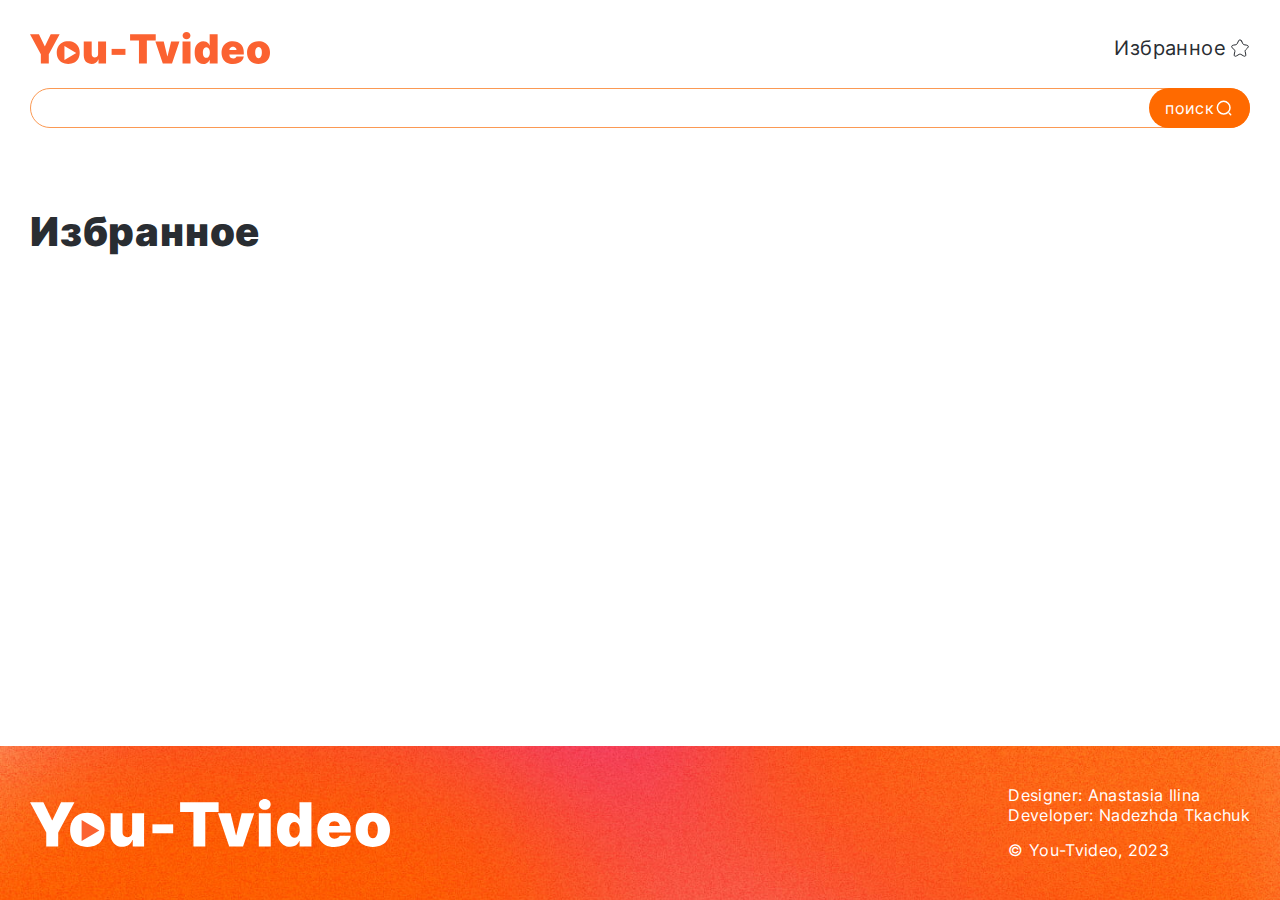
<file: favorite.html>
<!DOCTYPE html>
<html lang="ru">

<head>
    <meta charset="UTF-8">
    <meta name="viewport" content="width=device-width, initial-scale=1.0">
    <title>You-Tvideo - Удобный видеохостинг для тебя</title>
    <link rel="stylesheet" href="./css/normalize.css">
    <link rel="stylesheet" href="./css/index.css">
    <script defer src="js/index.js"></script>
</head>

<body>
    <header class="header">
        <div class="container header__container">
            <a href="/" class="header__link">
                <svg class="header__logo" viewBox="0 0 240 32" role="img" aria-label="Логотип сервиса You-Tvideo">
                    <use xlink:href="./image/sprite.svg#logo-orange"></use>
                </svg>
            </a>
            <a href="" class="header__link header__link_favorite" href="./favorite.html">
                <span>Избранное</span>
                <svg class="header__icon">
                    <use xlink:href="./image/sprite.svg#star-ob"></use>
                </svg>
            </a>
        </div>
    </header>
    <main>
        <section class="search">
            <div class="container">
                <form class="search__form">
                    <input class="search__input" type="search">
                    <button class="search__btn" type="submit">
                        <span>поиск</span>
                        <svg class="search__icon">
                            <use xlink:href="./image/sprite.svg#search"></use>
                        </svg>
                    </button>
                </form>
            </div>
        </section>
        <section class="video-list">
            <div class="container">
                <h2 class="video-list__title">Избранное</h2>
                <ul class="video-list__items">
                    <li class="video-list__item">
                        <article class="video-card">
                            <a class="video-card__link" href="./video.html?id=">
                                <img class="video-card__thumbnail" src="./image/img1.jpg" alt="Превью видео Философия идущего к реке">
                                <h3 class="video-card__title">Философия Идущего к реке</h3>
                                <p class="video-card__channel">Правое полушарие интроверта</p>
                                <p class="video-card__duration">31 мин 25 сек</p>
                            </a>
                            <button class="video-card__favorite" type="button" aria-label="Добавить в избранное, Философия Идущего к реке">
                                <svg class="video-card__icon">
                                    <use class="star-o" xlink:href="./image/sprite.svg#star-ob"></use>
                                    <use class="star" xlink:href="./image/sprite.svg#star"></use>
                                </svg>
                            </button>
                        </article>
                    </li>
                    <li class="video-list__item">
                        <article class="video-card">
                            <a class="video-card__link" href="./video.html?id=">
                                <img class="video-card__thumbnail" src="./image/img2.jpg" alt="Превью видео Как выжить в Средние века?">
                                <h3 class="video-card__title">Как выжить в Средние века?</h3>
                                <p class="video-card__channel">Правое полушарие интроверта</p>
                                <p class="video-card__duration">31 мин 25 сек</p>
                            </a>
                            <button class="video-card__favorite video-card__favorite_active" type="button" aria-label="Добавить в избранное, Философия Идущего к реке">
                                <svg class="video-card__icon">
                                    <use class="star-o" xlink:href="./image/sprite.svg#star-ob"></use>
                                    <use class="star" xlink:href="./image/sprite.svg#star"></use>
                                </svg>
                            </button>
                        </article>
                    </li>
                    <li class="video-list__item">
                        <article class="video-card">
                            <a class="video-card__link" href="/video.html?id=">
                                <img class="video-card__thumbnail" src="./image/img2.jpg" alt="Превью видео Философия идущего к реке">
                                <h3 class="video-card__title">Философия Идущего к реке</h3>
                                <p class="video-card__channel">Правое полушарие интроверта</p>
                                <p class="video-card__duration">31 мин 25 сек</p>
                            </a>
                            <button class="video-card__favorite" type="button" aria-label="Добавить в избранное, Философия Идущего к реке">
                                <svg class="video-card__icon">
                                    <use class="star-o" xlink:href="./image/sprite.svg#star-ob"></use>
                                    <use class="star" xlink:href="./image/sprite.svg#star"></use>
                                </svg>
                            </button>
                        </article>
                    </li>
                    <li class="video-list__item">
                        <article class="video-card">
                            <a class="video-card__link" href="./video.html?id=">
                                <img class="video-card__thumbnail" src="./image/img2.jpg" alt="Превью видео Философия идущего к реке">
                                <h3 class="video-card__title">Философия Идущего к реке</h3>
                                <p class="video-card__channel">Правое полушарие интроверта</p>
                                <p class="video-card__duration">31 мин 25 сек</p>
                            </a>
                            <button class="video-card__favorite" type="button" aria-label="Добавить в избранное, Философия Идущего к реке">
                                <svg class="video-card__icon">
                                    <use class="star-o" xlink:href="./image/sprite.svg#star-ob"></use>
                                    <use class="star" xlink:href="./image/sprite.svg#star"></use>
                                </svg>
                            </button>
                        </article>
                    </li>
                </ul>
            </div>
        </section>
    </main>
    <footer class="footer">
        <div class="container footer__container">
            <a href="/" class="footer__link footer__link_logo">
                <svg class="footer__logo" viewBox="0 0 360 48" role="img" aria-label="Логотип сервиса You-Tvideo">
                    <use xlink:href="./image/sprite.svg#logo-white"></use>
                </svg>
            </a>
            <ul class="footer__developers">
                <li class="footer__developers-item">
                    <p>Designer:
                    <a class="footer__link footer__link_developers" href="https://t.me/Mrsmallowww" target="_blank"
                        rel="noopener">Anastasia Ilina</a></p>
                    <p>Developer:
                    <a class="footer__link footer__link_developers" href="https://t.me/tkachuk_87" target="_blank" rel="noopener">Nadezhda Tkachuk</a></p>
                </li>
            </ul>
            <p class="footer__copyright">© You-Tvideo, 2023</p>
        </div>
    </footer>
</body>

</html>
</file>
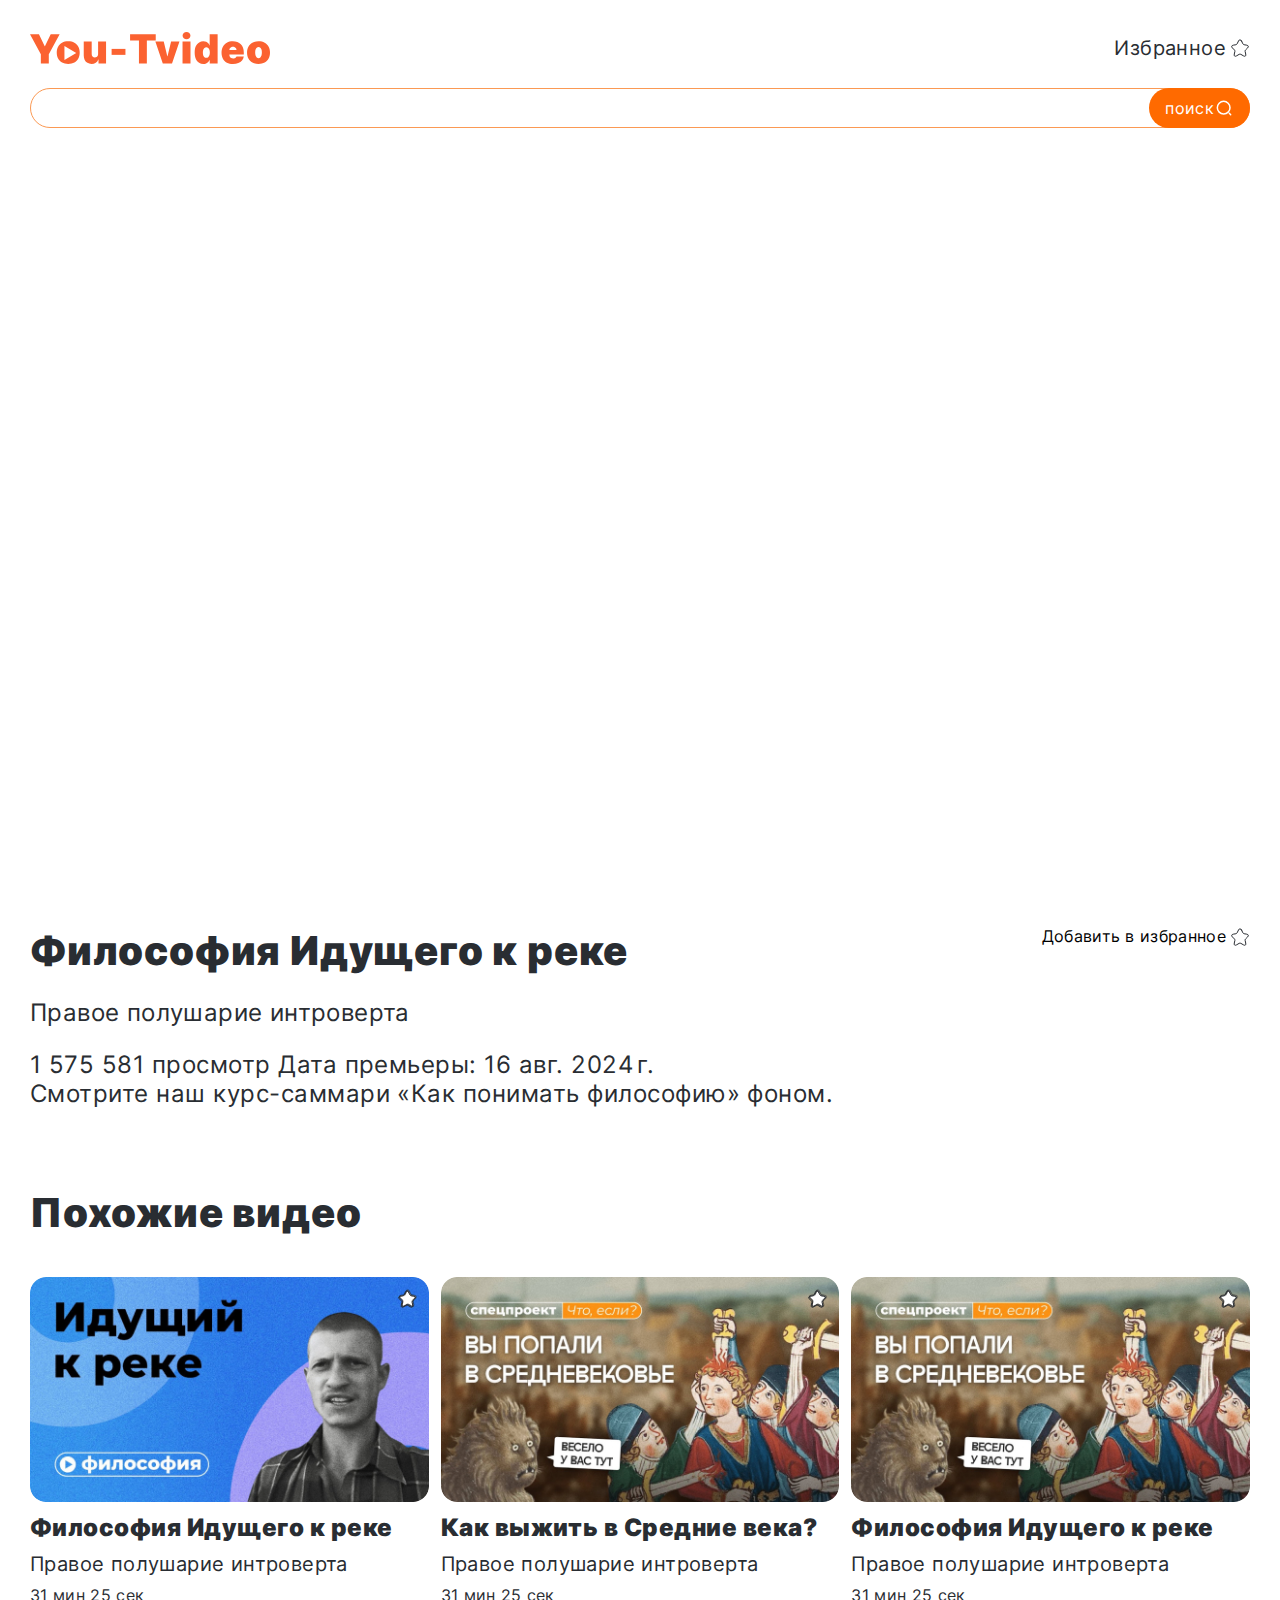
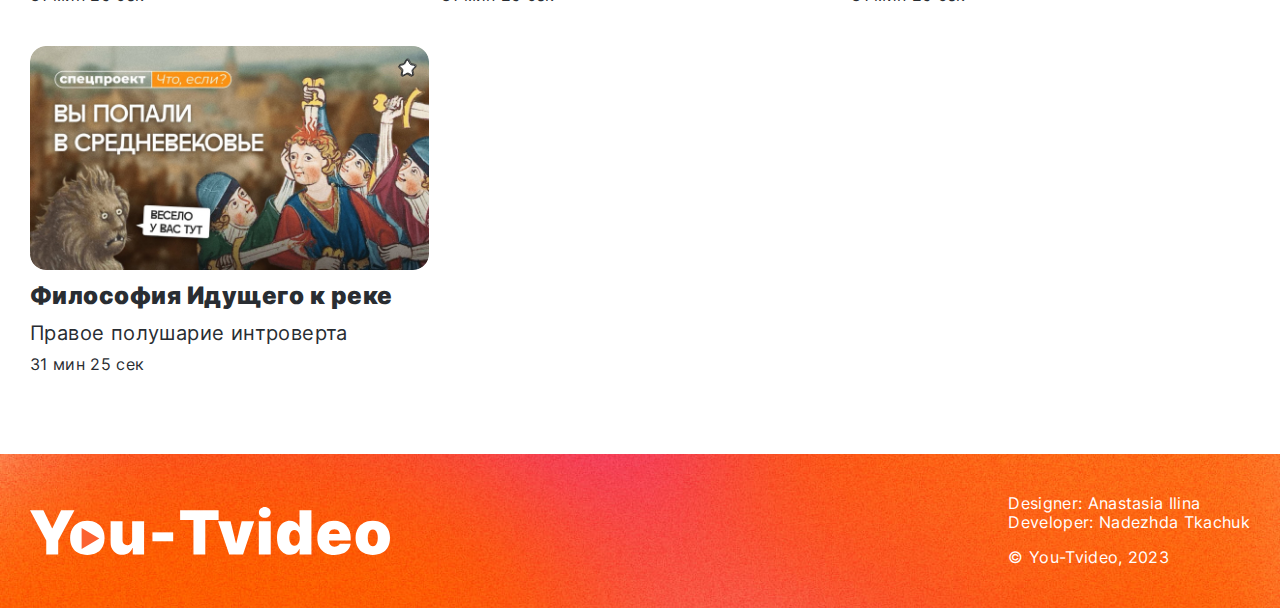
<file: video.html>
<!DOCTYPE html>
<html lang="ru">

<head>
    <meta charset="UTF-8">
    <meta name="viewport" content="width=device-width, initial-scale=1.0">
    <title>You-Tvideo - Удобный видеохостинг для тебя</title>
    <link rel="stylesheet" href="./css/normalize.css">
    <link rel="stylesheet" href="./css/index.css">
    <script defer src="js/index.js"></script>
</head>

<body>
    <header class="header">
        <div class="container header__container">
            <a href="/" class="header__link">
                <svg class="header__logo" viewBox="0 0 240 32" role="img" aria-label="Логотип сервиса You-Tvideo">
                    <use xlink:href="./image/sprite.svg#logo-orange"></use>
                </svg>
            </a>
            <a class="header__link header__link_favorite" href="favorite.html">
                <span class="hero__link-text">Избранное</span>
                <svg class="header__icon">
                    <use xlink:href="./image/sprite.svg#star-ob"></use>
                </svg>
            </a>
        </div>
    </header>
    <main>
        <section class="search">
            <div class="container">
                <form class="search__form">
                    <input class="search__input" type="search">
                    <button class="search__btn" type="submit">
                        <span>поиск</span>
                        <svg class="search__icon">
                            <use xlink:href="./image/sprite.svg#search"></use>
                        </svg>
                    </button>
                </form>
            </div>
        </section>
        <section class="video">
            <div class="container">
                <div class="video__player">
                    <iframe class="video__iframe" src="https://www.youtube.com/embed/GNbcn5fr3K8" frameborder="0"
                        allowfullscreen
                        allow="accelerometer; autoplay; clipboard-write; encrypted-media; gyroscope; picture-in-picture; web-share"></iframe>
                </div>
                <div class="video__container">
                    <div class="video__content">
                        <h2 class="video__title">Философия Идущего к реке</h2>
                        <p class="video__channel">Правое полушарие интроверта</p>
                        <p class="video__info">
                            <span class="video__views">1 575 581 просмотр</span>
                            <span class="video__date">Дата премьеры: 16 авг. 2024 г.</span>
                        </p>
                        <p class="video__description">Смотрите наш курс-саммари «Как понимать философию» фоном.</p>
                    </div>
                    <button href="" class="video__link favorite" href="favorite.html">
                        <span class="video__no-favorite">Добавить в избранное</span>
                        <span class="video__favorite">В избранном</span>
                        <svg class="video__icon">
                            <use xlink:href="./image/sprite.svg#star-ob"></use>
                        </svg>
                    </button>
                </div>
            </div>
        </section>
        <section class="video-list">
            <div class="container">
                <h2 class="video-list__title">Похожие видео</h2>
                <ul class="video-list__items">
                    <li class="video-list__item">
                        <article class="video-card">
                            <a class="video-card__link" href="./video.html?id=">
                                <img class="video-card__thumbnail" src="./image/img1.jpg"
                                    alt="Превью видео Философия идущего к реке">
                                <h3 class="video-card__title">Философия Идущего к реке</h3>
                                <p class="video-card__channel">Правое полушарие интроверта</p>
                                <p class="video-card__duration">31 мин 25 сек</p>
                            </a>
                            <button class="video-card__favorite" type="button"
                                aria-label="Добавить в избранное, Философия Идущего к реке">
                                <svg class="video-card__icon">
                                    <use class="star-o" xlink:href="./image/sprite.svg#star-ob"></use>
                                    <use class="star" xlink:href="./image/sprite.svg#star"></use>
                                </svg>
                            </button>
                        </article>
                    </li>
                    <li class="video-list__item">
                        <article class="video-card">
                            <a class="video-card__link" href="./video.html?id=">
                                <img class="video-card__thumbnail" src="./image/img2.jpg"
                                    alt="Превью видео Как выжить в Средние века?">
                                <h3 class="video-card__title">Как выжить в Средние века?</h3>
                                <p class="video-card__channel">Правое полушарие интроверта</p>
                                <p class="video-card__duration">31 мин 25 сек</p>
                            </a>
                            <button class="video-card__favorite video-card__favorite_active" type="button"
                                aria-label="Добавить в избранное, Философия Идущего к реке">
                                <svg class="video-card__icon">
                                    <use class="star-o" xlink:href="./image/sprite.svg#star-ob"></use>
                                    <use class="star" xlink:href="./image/sprite.svg#star"></use>
                                </svg>
                            </button>
                        </article>
                    </li>
                    <li class="video-list__item">
                        <article class="video-card">
                            <a class="video-card__link" href="/video.html?id=">
                                <img class="video-card__thumbnail" src="./image/img2.jpg"
                                    alt="Превью видео Философия идущего к реке">
                                <h3 class="video-card__title">Философия Идущего к реке</h3>
                                <p class="video-card__channel">Правое полушарие интроверта</p>
                                <p class="video-card__duration">31 мин 25 сек</p>
                            </a>
                            <button class="video-card__favorite" type="button"
                                aria-label="Добавить в избранное, Философия Идущего к реке">
                                <svg class="video-card__icon">
                                    <use class="star-o" xlink:href="./image/sprite.svg#star-ob"></use>
                                    <use class="star" xlink:href="./image/sprite.svg#star"></use>
                                </svg>
                            </button>
                        </article>
                    </li>
                    <li class="video-list__item">
                        <article class="video-card">
                            <a class="video-card__link" href="./video.html?id=">
                                <img class="video-card__thumbnail" src="./image/img2.jpg"
                                    alt="Превью видео Философия идущего к реке">
                                <h3 class="video-card__title">Философия Идущего к реке</h3>
                                <p class="video-card__channel">Правое полушарие интроверта</p>
                                <p class="video-card__duration">31 мин 25 сек</p>
                            </a>
                            <button class="video-card__favorite" type="button"
                                aria-label="Добавить в избранное, Философия Идущего к реке">
                                <svg class="video-card__icon">
                                    <use class="star-o" xlink:href="./image/sprite.svg#star-ob"></use>
                                    <use class="star" xlink:href="./image/sprite.svg#star"></use>
                                </svg>
                            </button>
                        </article>
                    </li>
                </ul>
            </div>
        </section>
    </main>
    <footer class="footer">
        <div class="container footer__container">
            <a href="/" class="footer__link footer__link_logo">
                <svg class="footer__logo" viewBox="0 0 360 48" role="img" aria-label="Логотип сервиса You-Tvideo">
                    <use xlink:href="./image/sprite.svg#logo-white"></use>
                </svg>
            </a>
            <ul class="footer__developers">
                <li class="footer__developers-item">
                    <p>Designer:
                    <a class="footer__link footer__link_developers" href="https://t.me/Mrsmallowww" target="_blank"
                        rel="noopener">Anastasia Ilina</a></p>
                    <p>Developer:
                    <a class="footer__link footer__link_developers" href="https://t.me/tkachuk_87" target="_blank" rel="noopener">Nadezhda Tkachuk</a></p>
                </li>
            </ul>
            <p class="footer__copyright">© You-Tvideo, 2023</p>
        </div>
    </footer>
</body>

</html>
</file>
<file: css/index.css>
@font-face {
  font-family: Inter;
  font-weight: 400;
  src: url('../fonts/inter-v13-cyrillic_latin-regular.woff2');
}

@font-face {
  font-family: Inter;
  font-weight: 900;
  src: url('../fonts/inter-v13-cyrillic_latin-900.woff2');
}

html {
  position: relative;
  box-sizing: border-box;
}

*,
*::before,
*::after {
  box-sizing: inherit;
}

body {
  position: relative;
  overflow-x: hidden;
  min-width: 320px;
  min-height: 100vh;
  font-family: Inter, sans-serif;
  -webkit-font-smoothing: antialiased;
  -moz-osx-font-smoothing: grayscale;
  text-rendering: optimizeLegibility;
  -webkit-tap-highlight-color: rgba(0, 0, 0, 0);
  -webkit-tap-highlight-color: transparent;
  font-size: 20px;
  font-weight: 400;
  color: #292D32;
  background-color: #ffffff;
  line-height: 1.2;
  letter-spacing: 0.02em;
  display: flex;
  flex-direction: column;
}

main {
  flex-grow: 1;
}

img,
svg {
  display: block;
  max-width: 100%;
  height: auto;
}

svg {
  max-height: 100%;
}


button {
  padding: 0;
  cursor: pointer;
  border: none;
  background-color: transparent;
}

a {
  text-decoration: none;
  color: inherit;
}

ul {
  list-style: none;
  padding: 0;
  margin: 0;
}

h1,
h2,
h3,
p,
figure,
fieldset {
  margin: 0;
}

iframe {
  border: none;
}

/*
  Доступно скрываю элементы
  */

.visually-hidden {
  position: fixed;
  transform: scale(0);
}


/*
  Пример контейнера

  Если контейнер 1180px по макету,
  то для max-width прибавляем паддинги 30px*2,
  в итоге 1240px
  Чтобы контент не прижимался к краям экрана
  */

.container {
  --container-width: 1260px;
  --container-offset: 30px;
  max-width: calc(var(--container-width) + var(--container-offset) * 2);
  padding: 0 var(--container-offset);
  margin: 0 auto;
}

.header {
  padding: 32px 0 24px;
}

.header__container {
  display: flex;
  align-items: center;
  justify-content: space-between;

}

.header__logo {
  width: 240px;
}

.header__link_favorite {
  display: flex;
  align-items: center;
  gap: 4px;
  font-style: 16px;
  letter-spacing: 0.02em;
}

.header__icon {
  width: 20px;
  height: 20px;
}

.hero {
  padding: 60px 0 80px;
  background: #FF6A00 url('../image/bg.jpg') center/cover;
  color: #FFFFFF;
  margin-bottom: 32px;
}

.hero__container {
  position: relative;
  display: flex;
  flex-direction: column;
  align-items: center;
}

.hero__link {
  position: absolute;
  top: -36px;
  right: 0;
  display: flex;
  align-items: center;
  gap: 4px;
  font-size: 16px;
  letter-spacing: 0.02em;
}

.hero__icon {
  width: 20px;
  height: 20px;
}

.hero__logo {
  width: 240px;
  margin-bottom: 80px;
}

.hero__title {
  font-size: 70px;
  font-weight: 900;
  letter-spacing: 0.02em;
  margin-bottom: 40px;
  text-align: center;
}

.hero__tagline {
  font-size: 20px;
  letter-spacing: 0.02em;
  text-align: center;
}

.search__form {
  position: relative;
  width: 100%;
}

.search__input {
  width: 100%;
  border-radius: 40px;
  border: 1px solid #FB9953;
  padding: 10px 124px 10px 24px;
  outline: none;
  font-size: 16px;
  letter-spacing: 0.02em;
}

.search__input::placeholder {
  color: #292D32;
  letter-spacing: 0.02em;
}

.search__btn {
  position: absolute;
  top: 0;
  right: 0;
  bottom: 0;
  padding: 8px 16px;
  display: flex;
  align-items: center;
  border-radius: 40px;
  background: #FF6A00;
  color: #FFFFFF;
  font-size: 16px;
  letter-spacing: 0.02em;
}

.search__icon {
  width: 20px;
  height: 20px;
}

.video-list {
  padding: 80px 0
}

.video-list__title {
  font-size: 40px;
  font-weight: 900;
  letter-spacing: 0.02em;
  margin-bottom: 40px;
}

.video-list__items {
  --grid-count: 3;
  --grid-column-gap: 12px;
  display: grid;
  grid-template-columns: repeat(
    var(--grid-count),
    calc(
      (100% / var(--grid-count)) -
        (var(--grid-column-gap) * (var(--grid-count) - 1) / var(--grid-count))
    )
  );
  gap: 40px var(--grid-column-gap);
}

.video-card {
  position: relative;
}

.video-card__thumbnail {
  width: 100%;
  border-radius: 16px;
  margin-bottom: 12px;
}

.video-card__title {
  font-size: 24px;
  font-weight: 900;
  letter-spacing: 0.02em;
  margin-bottom: 10px;
}

.video-card__channel {
  font-size: 20px;
  letter-spacing: 0.02em;
  margin-bottom: 10px;
}

.video-card__duration {
  font-size: 16px;
  letter-spacing: 0.02em;
}

.video-card__favorite {
  position: absolute;
  top: 12px;
  right: 12px;
}

.video-card__favorite .star {
  display: none;
}

.video-card__favorite.active .star {
  display: block;
}

.video-card__icon {
  width: 20px;
  height: 20px;
}

.video {
  padding-top: 80px;
}

.video__player {
  position: relative;
  padding-bottom: 56.25%;
  height: 0;
  overflow: hidden;
  margin-bottom: 32px;
}

.video__iframe {
  position: absolute;
  top: 0;
  left: 0;
  width: 100%;
  height: 100%;
  border-radius: 16px;
}

.video__container {
  display: flex;
  justify-content: space-between;
  gap: 34px;
}

.video__content {
  max-width: 1048px;
}

.video__title {
  font-size: 40px;
  font-weight: 900;
  letter-spacing: 0.02em;
  margin-bottom: 24px;
}

.video__channel {
  font-size: 24px;
  letter-spacing: 0,02em;
  margin-bottom: 24px;
}
.video__info {
  font-size: 24px;
  letter-spacing: 0.02em;
}

.video__description {
  font-size: 24px;
  letter-spacing: 0.02em;
}

.video__link {
  flex-shrink: 0;
  align-self: start;
  width: max-content;
  white-space: nowrap;
  display: flex;
  gap: 4px;
  align-items: center;
  font-size: 16px;
  letter-spacing: 0.02em;
}

.video__link .video__no-favorite {
  display: block;
}

.video__link .video__favorite {
  display: none;
}

.video__link.active .video__no-favorite {
  display: none;
}

.video__link.active .video__favorite {
  display: block;
}

.video__icon {
  width: 20px;
  height: 20px;
}

.footer {
  padding: 40px 0;
  background: #FF6A00 url('../image/bg.jpg') center/cover;
  color: #FFFFFF;
  font-size: 16px;
  letter-spacing: 0.02em;
}

.footer__container {
  display: grid;
  grid-template-columns: 1fr max-content;
  align-items: center;
  justify-content: space-between;
  gap: 16px 30px;
}

.footer__logo {
  width: 100%;
}

.footer__link:hover {
  color: #CCCCCC;
}

.footer__link_logo {
  grid-column: 1 / 2;
  grid-row: 1 / 3;
  max-width: 360px;
  width: 100%;
}

.footer__developers {
  grid-column: 2 / 3;
}

.footer__developers-item {
  margin-bottom: 8px;
}

.footer__developers-item:last-child {
  margin-bottom: 0;
}

.footer__copyright {
  grid-column: 2 / 3;
}

@media (width <= 1024px) {
  .container {
    --container-width: 942px;
  }

  .hero {
    padding: 40px 0 58px;
  }

  .hero__logo {
    width: 200px;
    margin-bottom: 45px;
  }

  .hero__link {
    top: -16px;
  }

  .hero__title {
    font-size: 50px;
    margin-bottom: 32px;
    text-align: center;
  }

  .video-list {
    padding: 60px 0;
  }

  .video-list__items {
    row-gap: 32px;
  }

  .video-list__title {
    font-size: 32px;
    margin-bottom: 40px;
  }

  .video-card__title {
    font-size: 24px;
  }

  .video-card__channel {
    font-size: 20px;
  }

  .video-card__duration {
    font-size: 16px;
  }

   .video__content {
    max-width: 730px;
  }

  .video__title {
    font-size: 32px;
    margin-bottom: 24px;
  }

  .video__channel {
    font-size: 20px;
    margin-bottom: 20px;
  }

  .video__info {
    font-size: 20px;
  }

  .video__description {
    font-size: 20px;
  }

  .footer {
    padding: 27px 0;
    font-size: 14px;
  }

  .footer__link_logo {
    max-width: 305px;
  }
}

@media (width <= 768px) {
  .container {
    --container-width: 624px;
  }

  .header__link-text,
  .hero__link-text {
    position: fixed;
    transform: scale(0);
  }

  .hero {
    padding-bottom: 42px;
  }

  .hero__title {
    font-size: 40px;
  }

  .video {
    padding-top: 40px;
  }

  .video__container {
    flex-direction: column-reverse;
    gap: 24px;
  }

  .video-list__items {
    --grid-count: 2px;
  }

  .video__player {
    margin-bottom: 24px;
  }
}

@media (width <= 540px) {
  .container {
    --container-offset: 11px;
  }

  .header__logo {
    max-width: 145px;
  }

  .hero {
    padding: 16px 0 32px;
    margin-bottom: 20px;
  }

  .hero__container {
    display: grid;
    justify-content: space-between;
    align-items: center;
  }

  .hero__logo {
    width: 145px;
    grid-row: 1 / 2;
    grid-column: 1 / 2;
    margin-bottom: 0;
  }

  .hero__link {
    position: static;
    grid-row: 1 / 2;
    grid-column: 2 / 3;
    justify-self: end;
  }

  .hero__title {
    grid-column: 1 / 3;
    font-size: 24px;
    margin-bottom: 0;
    padding: 25px 0 20px;
  }

  .hero__tagline {
    grid-column: 1 / 3;
    font-size: 16px;
  }

  .video-list {
    padding: 40px 0 60px;
  }

  .video-list__title {
    font-size: 24px;
    margin-bottom: 20px;
  }

  .video-list__items {
    --grid-count: 1;
    gap: 20px;
  }

  .video-card__title {
    font-size: 18px;
    margin-bottom: 6px;
  }

  .video-card__channel {
    font-size: 16px;
  }

  .video-card__duration {
    font-size: 14px;
  }

  .video__player {
    margin-bottom: 20px;
  }

  .video__title {
    font-size: 24px;
    margin-bottom: 16px;
  }

  .video__channel {
    font-size: 16px;
    margin-bottom: 12px;
  }

  .video__info {
    font-size: 16px;
  }

  .video__description {
    font-size: 16px;
  }

  .footer {
    padding: 24px 0 32px;
  }

  .footer__container {
    display: flex;
    flex-direction: column;
    align-items: start;
  }

  .footer__link_logo {
    max-width: 180px;
    margin-bottom: 24px;
  }

  .footer__developers {
    margin-bottom: 16px;
  }
}
</file>
